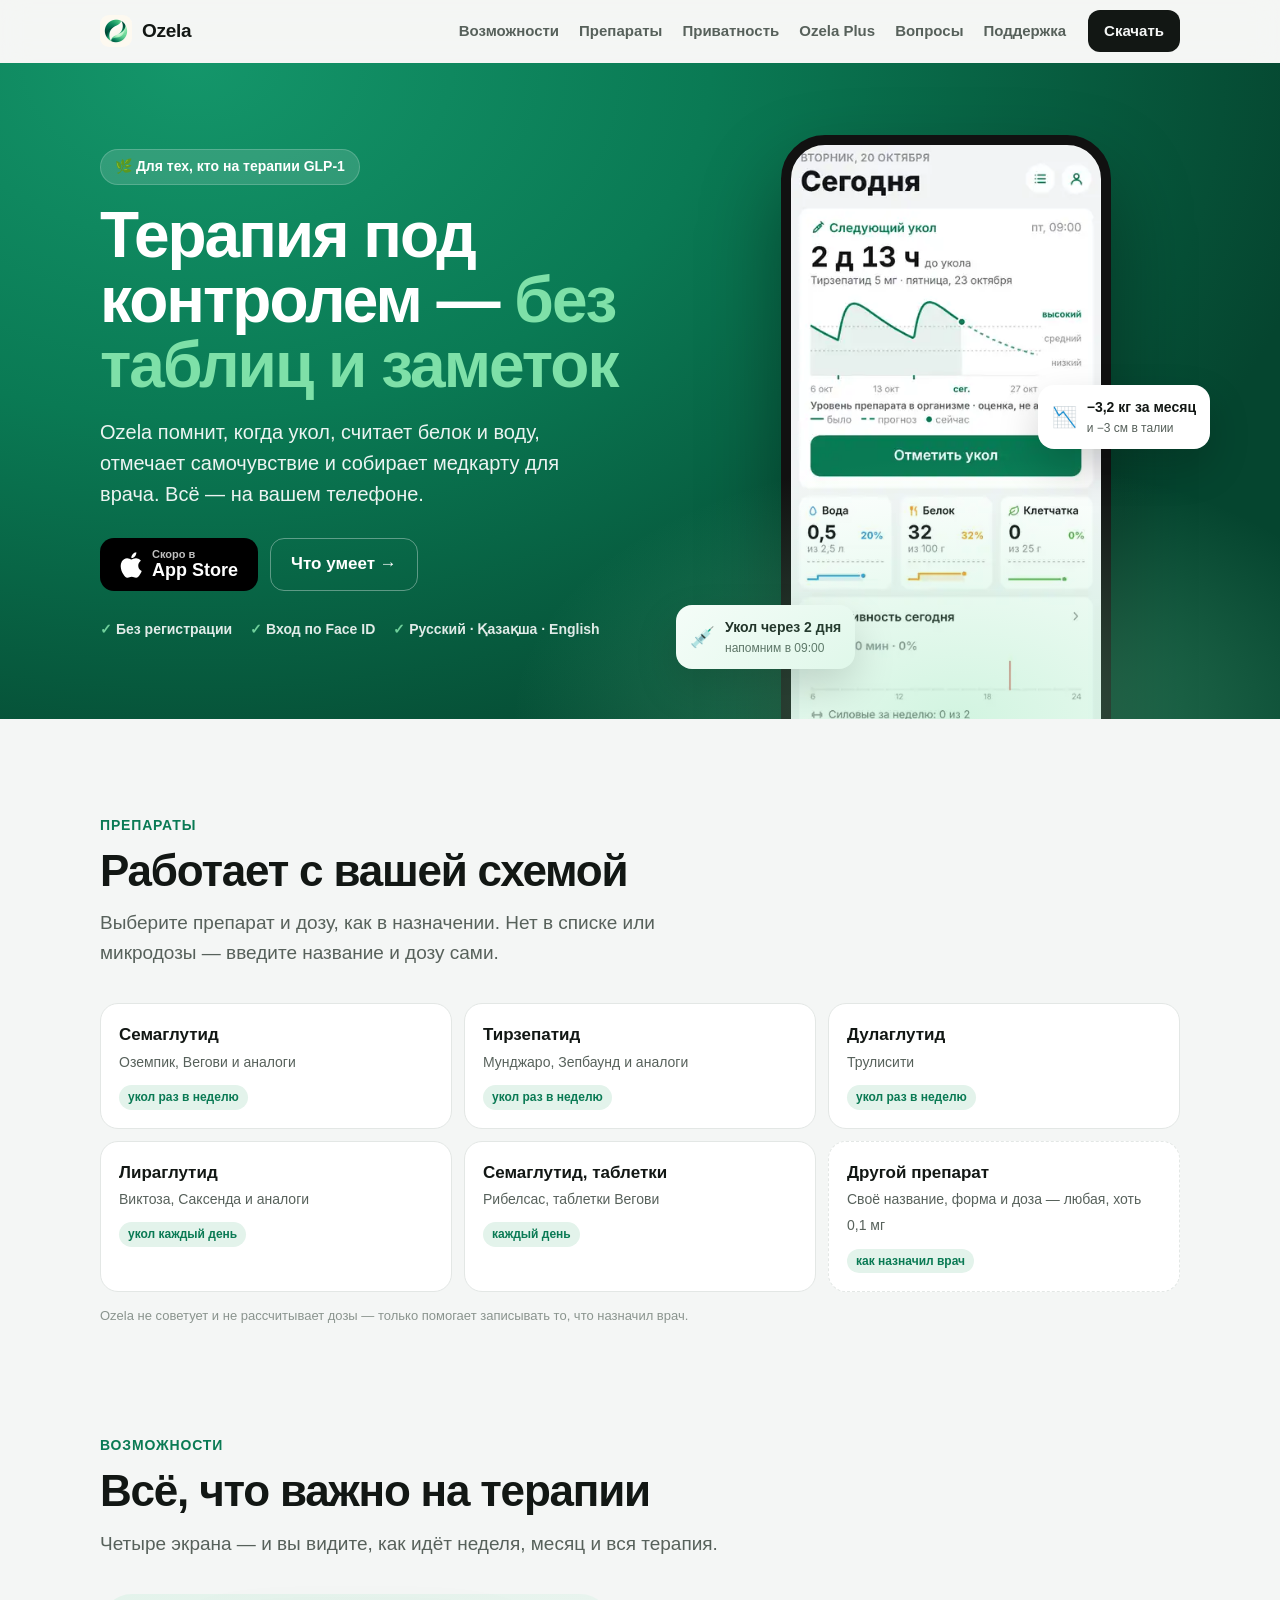
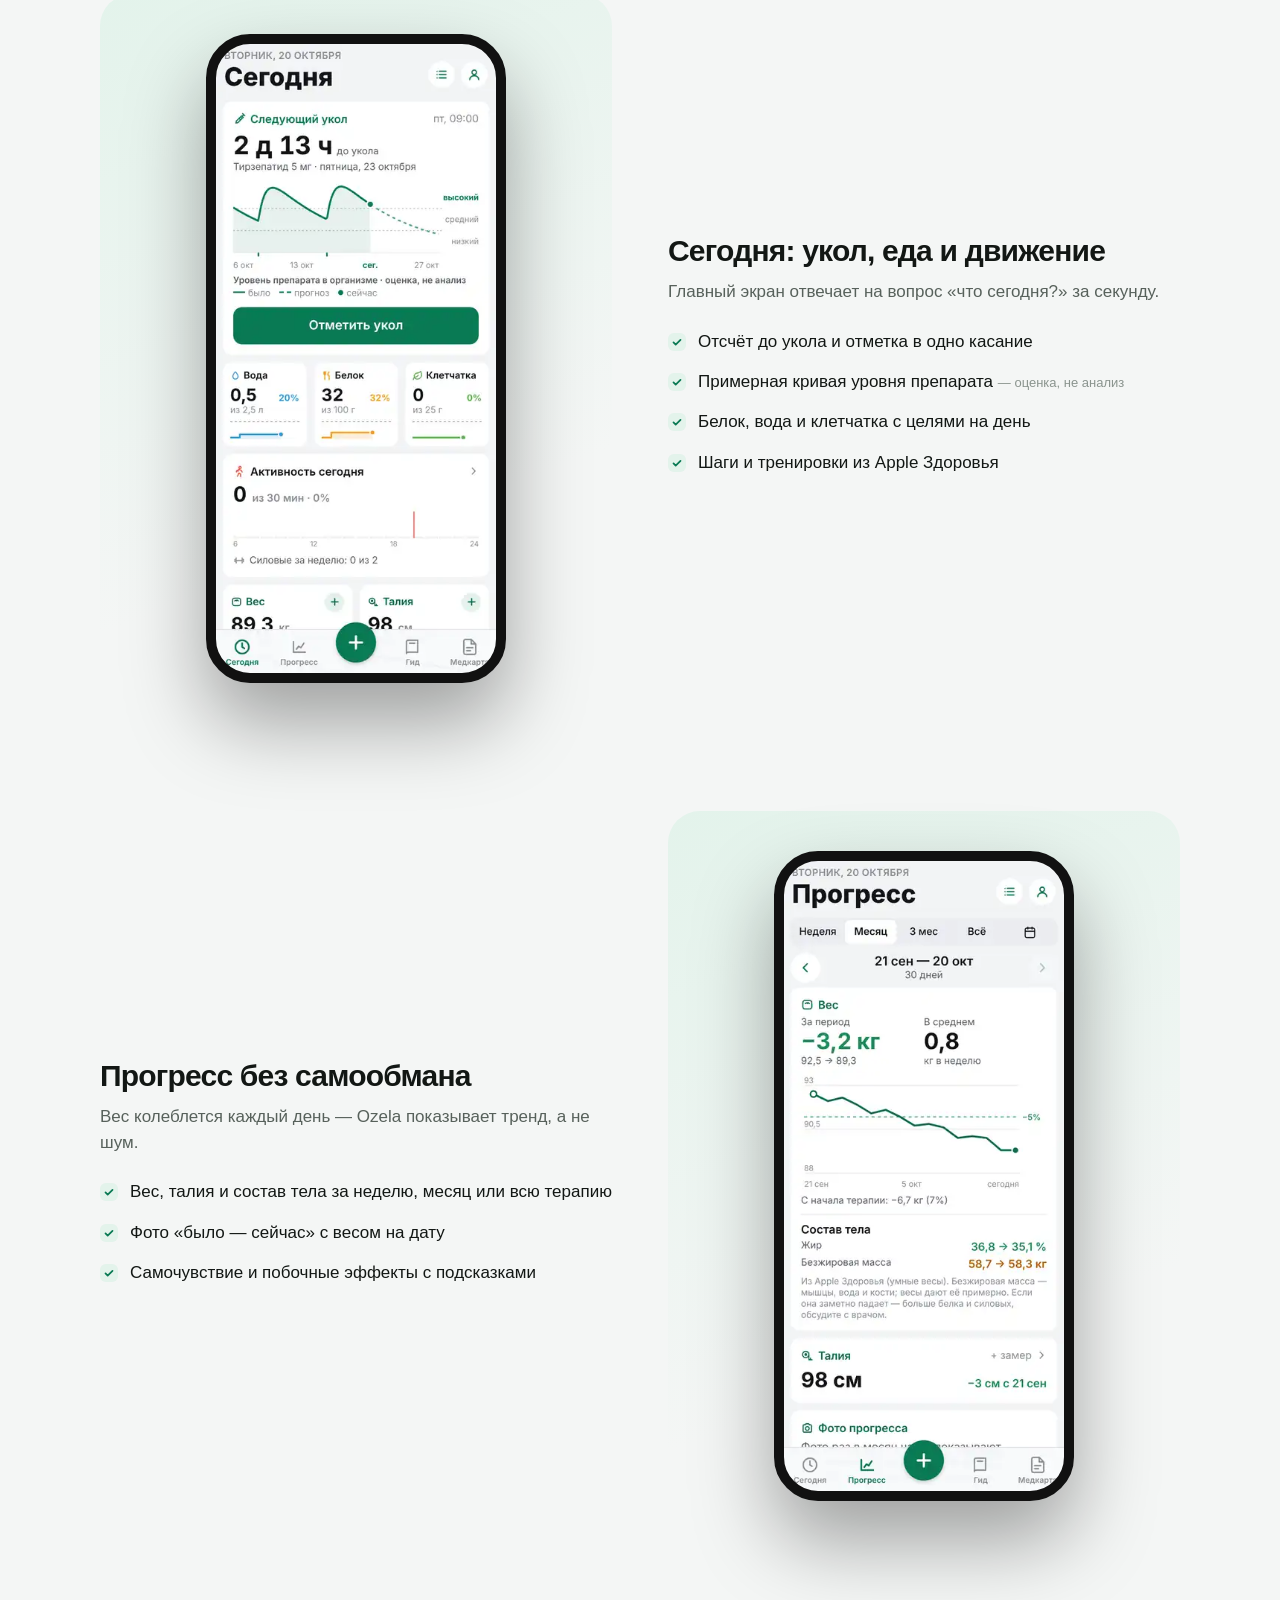
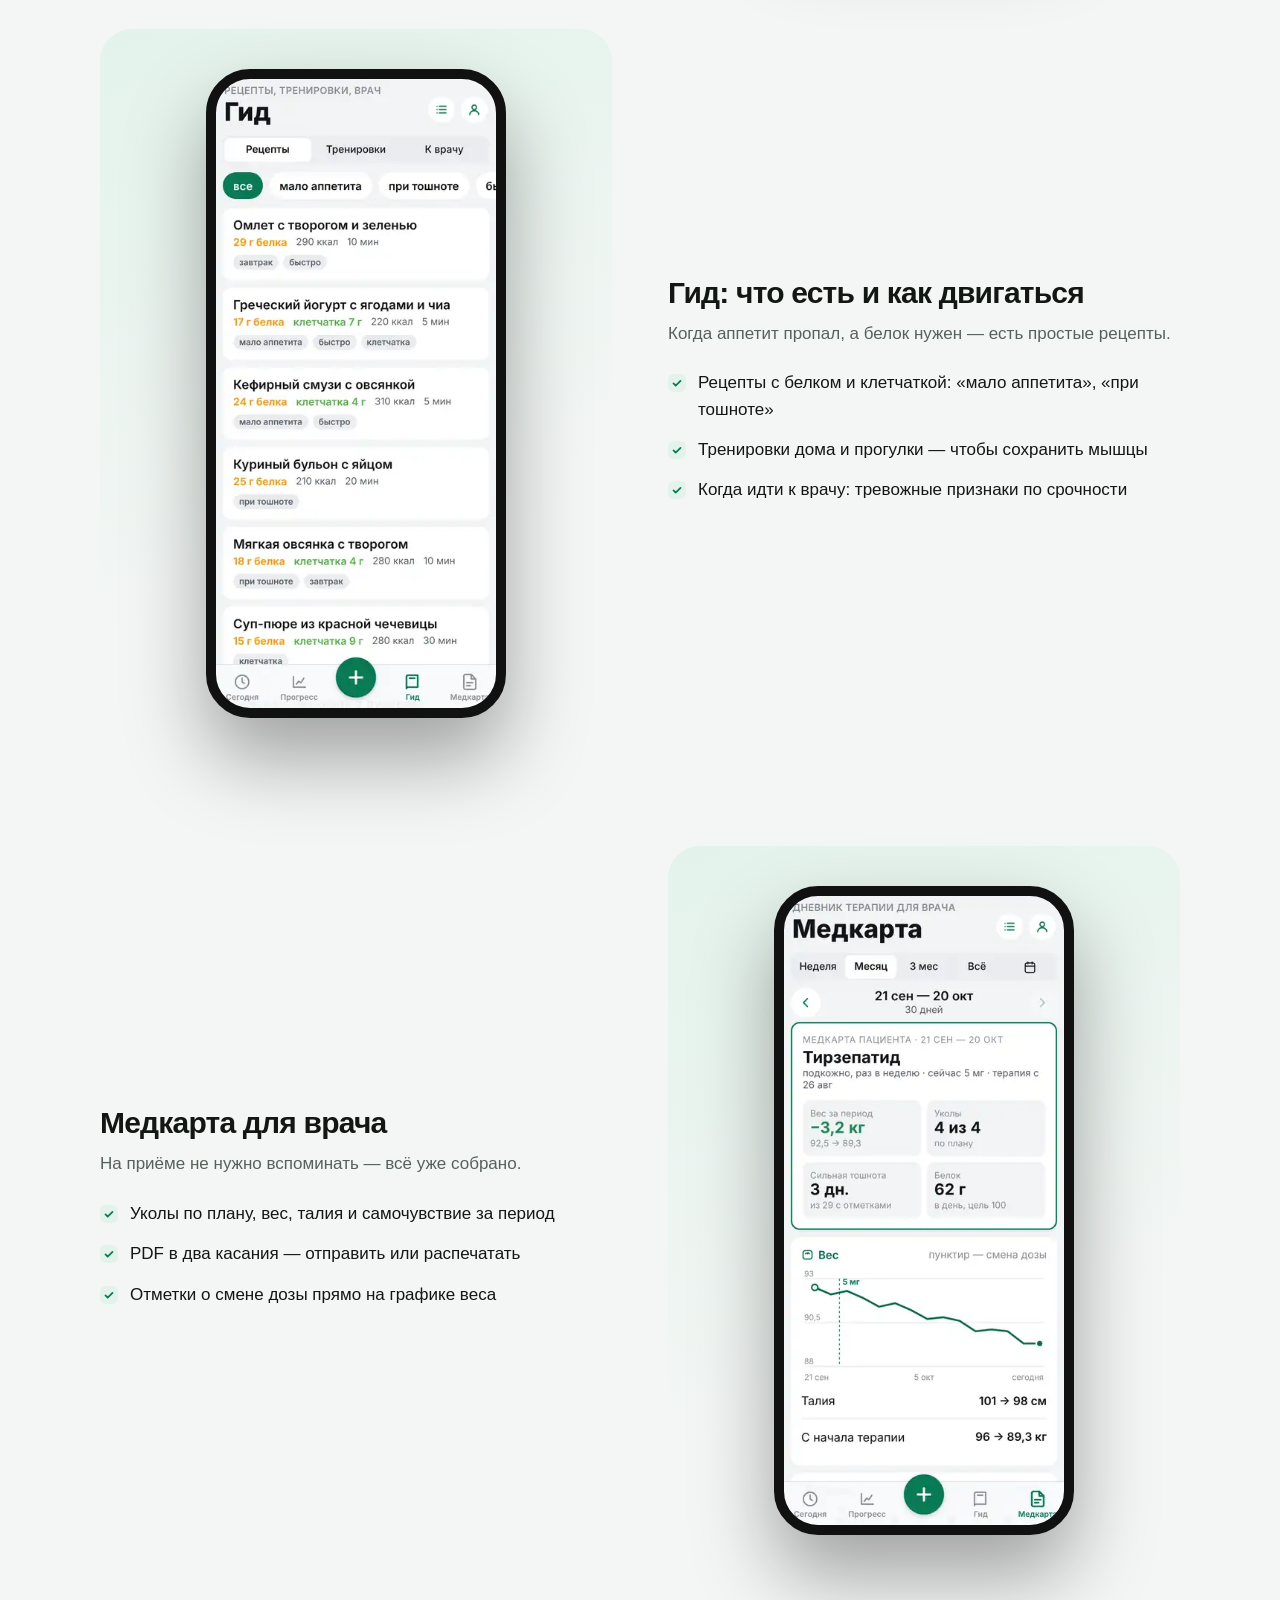
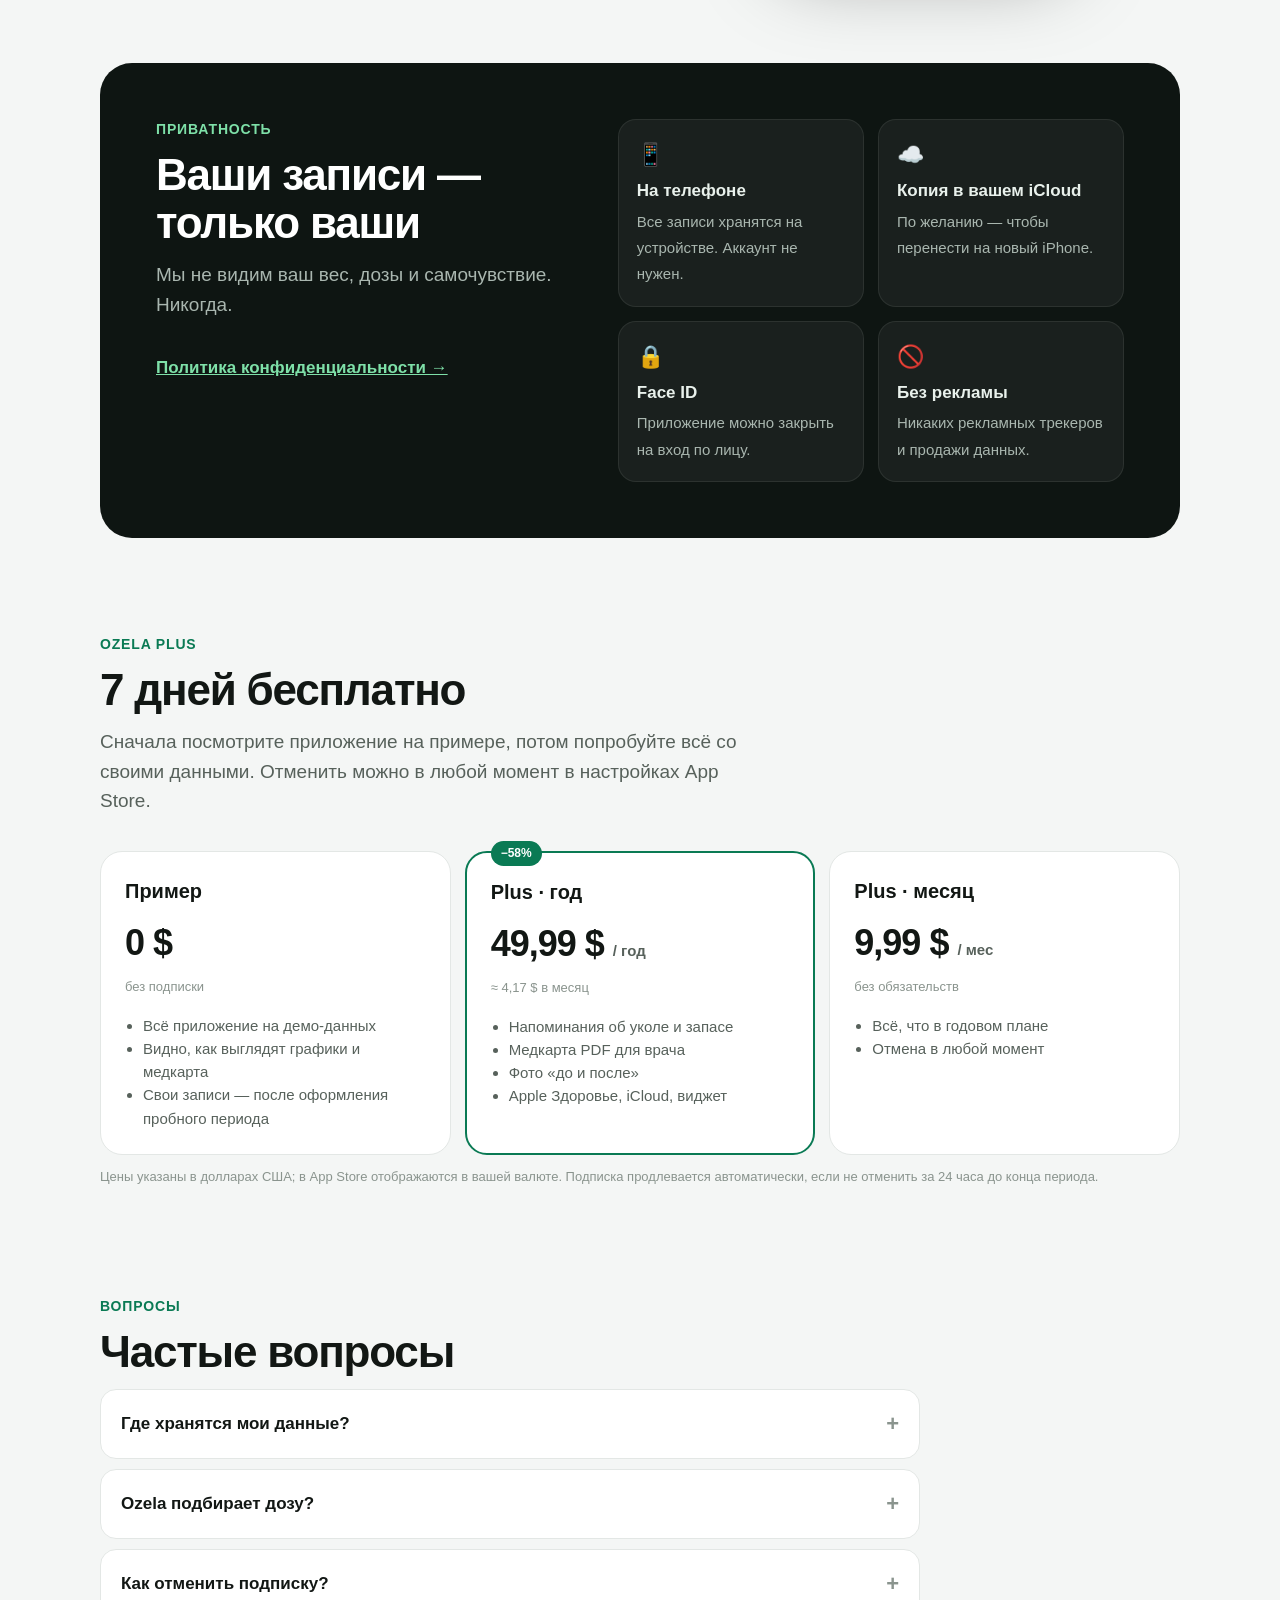
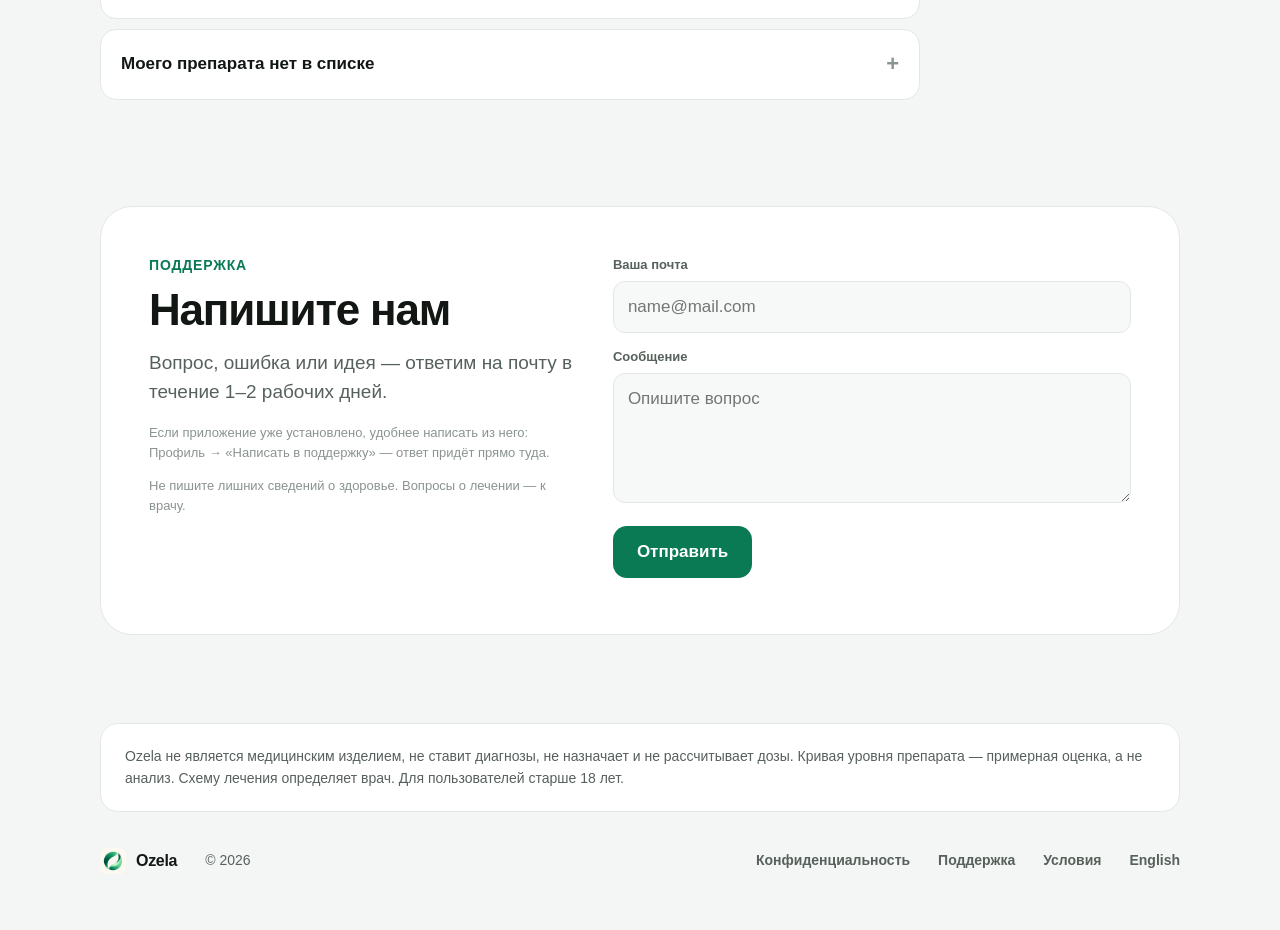
<file: index.html>
<!doctype html>
<html lang="ru">
<head>
<meta charset="utf-8">
<meta name="viewport" content="width=device-width,initial-scale=1">
<title>Ozela — дневник терапии GLP-1</title>
<meta name="description" content="Ozela — дневник терапии GLP-1: уколы и таблетки, белок, вода, самочувствие, вес и фото «до и после», медкарта PDF для врача. Данные только на вашем телефоне.">
<meta property="og:title" content="Ozela — дневник терапии GLP-1">
<meta property="og:description" content="Уколы, питание, самочувствие, вес и медкарта для врача — в одном приложении. Данные только на вашем телефоне.">
<meta property="og:image" content="https://ozela.org/logo.png">
<meta name="theme-color" content="#0A7A54">
<link rel="icon" href="/favicon.png">
<link rel="apple-touch-icon" href="/apple-touch-icon.png">
<link rel="stylesheet" href="/assets/shots.css">
<style>
:root{--g:#0A7A54;--g2:#14966A;--gd:#05452F;--mint:#7EE0A8;--gl:#E3F3EB;--ink:#121714;--soft:#57615B;--faint:#8A948E;--bg:#F4F6F5;--card:#fff;--line:#E3E7E5;--input:#F7F8F8;--acc:var(--g)}
@media (prefers-color-scheme:dark){:root{--ink:#ECF1EE;--soft:#A7B2AC;--faint:#76817B;--bg:#0B0F0D;--card:#151B18;--line:#25302B;--gl:#13261D;--input:#0F1412;--acc:#3CC48A;color-scheme:dark}}
*{box-sizing:border-box}
html{scroll-behavior:smooth}
body{margin:0;background:var(--bg);color:var(--ink);font:17px/1.55 -apple-system,BlinkMacSystemFont,"Segoe UI",Roboto,"Helvetica Neue",Arial,sans-serif;-webkit-font-smoothing:antialiased}
a{color:var(--acc)}
.w{max-width:1120px;margin:0 auto;padding:0 20px}
/* header */
header{position:sticky;top:0;z-index:10;background:color-mix(in srgb,var(--bg) 82%,transparent);backdrop-filter:saturate(1.6) blur(14px);-webkit-backdrop-filter:saturate(1.6) blur(14px);border-bottom:1px solid transparent;transition:border-color .2s}
header.s{border-bottom-color:var(--line)}
.hd{display:flex;align-items:center;gap:22px;height:62px}
.logo{display:flex;align-items:center;gap:10px;font-weight:800;font-size:19px;color:var(--ink);text-decoration:none;letter-spacing:-.3px}
.logo img{width:32px;height:32px;border-radius:9px}
.hd nav{display:flex;gap:20px;margin-left:auto}
.hd nav a{color:var(--soft);text-decoration:none;font-weight:600;font-size:15px}
.hd nav a:hover{color:var(--ink)}
.cta{display:inline-flex;align-items:center;gap:8px;background:var(--ink);color:var(--bg);border-radius:12px;padding:9px 16px;font-weight:700;font-size:15px;text-decoration:none;white-space:nowrap}
/* hero */
.hero{position:relative;overflow:hidden;background:radial-gradient(90% 120% at 15% 0%,var(--g2) 0%,var(--g) 45%,var(--gd) 100%);color:#fff}
.hero::after{content:"";position:absolute;inset:auto -10% -40% 40%;height:80%;background:radial-gradient(closest-side,rgba(126,224,168,.35),transparent);pointer-events:none}
.hg{display:grid;grid-template-columns:1.1fr .9fr;gap:40px;align-items:center;padding:72px 20px 0}
.eyebrow{display:inline-flex;gap:8px;align-items:center;background:rgba(255,255,255,.14);border:1px solid rgba(255,255,255,.18);border-radius:99px;padding:6px 14px;font-size:14px;font-weight:650}
.hero h1{font-size:clamp(40px,6vw,64px);line-height:1.02;letter-spacing:-2px;margin:18px 0 18px}
.hero h1 em{font-style:normal;color:var(--mint)}
.hero .lead{font-size:20px;opacity:.92;max-width:520px;margin:0 0 28px}
.btns{display:flex;gap:12px;flex-wrap:wrap}
.store{display:inline-flex;align-items:center;gap:10px;background:#000;color:#fff;border-radius:14px;padding:11px 20px;text-decoration:none;font-weight:700}
.store small{display:block;font-size:11px;font-weight:600;opacity:.75;line-height:1}
.store b{display:block;font-size:18px;line-height:1.15}
.ghostb{display:inline-flex;align-items:center;border:1px solid rgba(255,255,255,.35);color:#fff;border-radius:14px;padding:11px 20px;text-decoration:none;font-weight:700}
.trust{display:flex;gap:18px;flex-wrap:wrap;margin:28px 0 64px;font-size:14px;opacity:.88;font-weight:600}
.trust span::before{content:"✓ ";color:var(--mint)}
.phonewrap{position:relative;align-self:end;display:flex;justify-content:center}
.phone{width:300px;aspect-ratio:450/974;border-radius:44px;background-color:#111;background-size:cover;background-position:top;background-repeat:no-repeat;border:10px solid #111;box-shadow:0 40px 80px rgba(0,0,0,.35),0 0 0 1px rgba(255,255,255,.08) inset;position:relative}
.phone.big{width:330px;margin-bottom:-130px}
.float{position:absolute;background:var(--card);color:var(--ink);border-radius:16px;padding:12px 14px;box-shadow:0 18px 40px rgba(0,0,0,.18);font-size:14px;font-weight:650;display:flex;gap:10px;align-items:center}
.float i{font-style:normal;font-size:20px}
.float small{display:block;color:var(--soft);font-weight:500;font-size:12px}
.f1{left:-36px;top:470px}.f2{right:-30px;top:250px}
/* sections */
section.s{padding:96px 0 0}
.kicker{color:var(--acc);font-weight:750;font-size:14px;letter-spacing:.06em;text-transform:uppercase;margin:0 0 10px}
h2{font-size:clamp(30px,4vw,44px);line-height:1.08;letter-spacing:-1.2px;margin:0 0 14px}
.sub{color:var(--soft);font-size:19px;max-width:640px;margin:0 0 36px}
.drugs{display:grid;grid-template-columns:repeat(3,1fr);gap:12px}
.drug{background:var(--card);border:1px solid var(--line);border-radius:18px;padding:18px}
.drug b{display:block;font-size:17px}.drug span{color:var(--soft);font-size:14px}
.drug .t{display:inline-block;margin-top:10px;font-size:12px;font-weight:700;color:var(--acc);background:var(--gl);border-radius:99px;padding:3px 9px}
.drug.o{border-style:dashed}
/* feature rows */
.feat{display:grid;grid-template-columns:1fr 1fr;gap:56px;align-items:center;margin:0 0 88px}
.feat.r .ph{order:2}
.feat .ph{display:flex;justify-content:center;background:linear-gradient(160deg,var(--gl),transparent 70%);border-radius:32px;padding:40px 0}
.feat h3{font-size:30px;letter-spacing:-.8px;line-height:1.1;margin:0 0 12px}
.feat p{color:var(--soft);margin:0 0 16px}
.feat ul{list-style:none;padding:0;margin:0}
.feat li{padding:7px 0 7px 30px;position:relative}
.feat li::before{content:"";position:absolute;left:0;top:11px;width:18px;height:18px;border-radius:6px;background:var(--gl) url("data:image/svg+xml,%3Csvg xmlns='http://www.w3.org/2000/svg' viewBox='0 0 16 16'%3E%3Cpath d='M4 8.5l2.5 2.5L12 5.5' fill='none' stroke='%230A7A54' stroke-width='2' stroke-linecap='round' stroke-linejoin='round'/%3E%3C/svg%3E") center/14px no-repeat}
.note{font-size:13px;color:var(--faint)}
/* privacy */
.priv{background:#0E1512;color:#E9F1EC;border-radius:32px;padding:56px;display:grid;grid-template-columns:1fr 1.2fr;gap:40px}
.priv h2{color:#fff}.priv .sub{color:#A9B6AF}
.pg{display:grid;grid-template-columns:1fr 1fr;gap:14px}
.pi{background:rgba(255,255,255,.05);border:1px solid rgba(255,255,255,.08);border-radius:18px;padding:18px}
.pi b{display:block;margin:6px 0 4px}.pi span{color:#A9B6AF;font-size:15px}
.pi i{font-style:normal;font-size:22px}
/* pricing */
.plans{display:grid;grid-template-columns:repeat(3,1fr);gap:14px}
.plan{background:var(--card);border:1px solid var(--line);border-radius:22px;padding:24px;position:relative}
.plan.best{border:2px solid var(--acc)}
.plan .tag{position:absolute;top:-12px;left:24px;background:var(--acc);color:#fff;font-size:12px;font-weight:800;padding:3px 10px;border-radius:99px}
.plan h3{margin:0 0 4px;font-size:20px}
.plan .pr{font-size:36px;font-weight:800;letter-spacing:-1px;margin:8px 0 2px}
.plan .pr small{font-size:15px;color:var(--soft);font-weight:600;letter-spacing:0}
.plan ul{padding-left:18px;color:var(--soft);font-size:15px;margin:14px 0 0}
/* faq */
.faq{max-width:820px}
details{background:var(--card);border:1px solid var(--line);border-radius:16px;margin:0 0 10px;padding:0 20px}
summary{cursor:pointer;list-style:none;padding:17px 0;font-weight:700;display:flex;gap:12px;align-items:center}
summary::-webkit-details-marker{display:none}
summary::after{content:"+";margin-left:auto;font-size:22px;color:var(--faint);transition:transform .2s}
details[open] summary::after{transform:rotate(45deg)}
details p{margin:0 0 18px;color:var(--soft)}
/* contact */
.contact{display:grid;grid-template-columns:.9fr 1.1fr;gap:40px;background:var(--card);border:1px solid var(--line);border-radius:32px;padding:48px}
label.f{display:block;margin:0 0 14px}
label.f span{display:block;font-size:13px;font-weight:700;color:var(--soft);margin:0 0 6px}
input,textarea{width:100%;font:inherit;color:inherit;background:var(--input);border:1px solid var(--line);border-radius:12px;padding:12px 14px;outline:none}
input:focus,textarea:focus{border-color:var(--acc)}
textarea{min-height:130px;resize:vertical}
.send{border:0;background:var(--acc);color:#fff;font:inherit;font-weight:750;border-radius:14px;padding:13px 24px;cursor:pointer}
@media (prefers-color-scheme:dark){.send,.plan .tag{color:#04150D}}
.send:disabled{opacity:.5;cursor:default}
.ok{background:var(--gl);color:var(--acc);border-radius:14px;padding:14px 16px;font-weight:650}
.err{color:#C4372B;font-size:14px;margin:8px 0 0}
.hp{position:absolute;left:-9999px}
.disc{margin:88px auto 0;padding:22px 24px;border-radius:18px;background:var(--card);border:1px solid var(--line);color:var(--soft);font-size:14px}
footer{padding:36px 0 56px;color:var(--soft);font-size:14px}
.fg{display:flex;flex-wrap:wrap;gap:12px 28px;align-items:center}
footer a{color:var(--soft);text-decoration:none;font-weight:600}footer a:hover{color:var(--ink)}
.reveal{opacity:0;transform:translateY(18px);transition:opacity .6s ease,transform .6s ease}
.reveal.in{opacity:1;transform:none}
@media (prefers-reduced-motion:reduce){.reveal{opacity:1;transform:none;transition:none}html{scroll-behavior:auto}}
@media (max-width:900px){
 .hd nav{display:none}
 .hg{grid-template-columns:1fr;padding-top:44px;text-align:left}
 .phone.big{width:270px;margin-bottom:-110px}
 .f1{left:0;top:420px}.f2{right:0;top:200px}
 .drugs{grid-template-columns:1fr 1fr}
 .feat,.priv,.contact{grid-template-columns:1fr;gap:28px}
 .feat.r .ph{order:0}
 .priv,.contact{padding:28px 20px;border-radius:24px}
 .pg{grid-template-columns:1fr}
 .plans{grid-template-columns:1fr}
 section.s{padding-top:72px}
 .phone{width:250px}
}
</style>
</head>
<body>
<header id="hdr"><div class="w hd">
  <a class="logo" href="/"><img src="/logo.png" alt="">Ozela</a>
  <nav><a href="#features">Возможности</a><a href="#drugs">Препараты</a><a href="#privacy">Приватность</a><a href="#plus">Ozela Plus</a><a href="#faq">Вопросы</a><a href="/support/">Поддержка</a></nav>
  <a class="cta" href="#get">Скачать</a>
</div></header>

<section class="hero"><div class="w hg">
  <div>
    <span class="eyebrow">🌿 Для тех, кто на терапии GLP-1</span>
    <h1>Терапия под контролем — <em>без таблиц и заметок</em></h1>
    <p class="lead">Ozela помнит, когда укол, считает белок и воду, отмечает самочувствие и собирает медкарту для врача. Всё — на вашем телефоне.</p>
    <div class="btns" id="get">
      <a class="store" href="#plus" aria-label="Скоро в App Store"><svg width="22" height="26" viewBox="0 0 17 20" fill="#fff" aria-hidden="true"><path d="M14.1 10.6c0-2.5 2-3.7 2.1-3.8-1.2-1.7-3-1.9-3.6-2-1.5-.2-3 .9-3.8.9-.8 0-2-.9-3.3-.9-1.7 0-3.2 1-4.1 2.5-1.8 3.1-.5 7.6 1.3 10.1.8 1.2 1.8 2.6 3.1 2.5 1.3-.1 1.7-.8 3.3-.8 1.5 0 1.9.8 3.3.8 1.4 0 2.2-1.2 3-2.5 1-1.4 1.3-2.7 1.4-2.8-.1 0-2.7-1-2.7-4zM11.6 3.2c.7-.8 1.1-1.9 1-3-1 0-2.1.7-2.8 1.5-.6.7-1.2 1.8-1 2.9 1.1.1 2.1-.6 2.8-1.4z"/></svg><span><small>Скоро в</small><b>App Store</b></span></a>
      <a class="ghostb" href="#features">Что умеет →</a>
    </div>
    <div class="trust"><span>Без регистрации</span><span>Вход по Face ID</span><span>Русский · Қазақша · English</span></div>
  </div>
  <div class="phonewrap">
    <div class="phone big shot-today" role="img" aria-label="Экран «Сегодня»: отсчёт до укола и кривая уровня препарата"></div>
    <div class="float f1"><i>💉</i><div>Укол через 2 дня<small>напомним в 09:00</small></div></div>
    <div class="float f2"><i>📉</i><div>−3,2 кг за месяц<small>и −3 см в талии</small></div></div>
  </div>
</div></section>

<div class="w">
<section class="s reveal" id="drugs">
  <p class="kicker">Препараты</p>
  <h2>Работает с вашей схемой</h2>
  <p class="sub">Выберите препарат и дозу, как в назначении. Нет в списке или микродозы — введите название и дозу сами.</p>
  <div class="drugs">
    <div class="drug"><b>Семаглутид</b><span>Оземпик, Вегови и аналоги</span><br><span class="t">укол раз в неделю</span></div>
    <div class="drug"><b>Тирзепатид</b><span>Мунджаро, Зепбаунд и аналоги</span><br><span class="t">укол раз в неделю</span></div>
    <div class="drug"><b>Дулаглутид</b><span>Трулисити</span><br><span class="t">укол раз в неделю</span></div>
    <div class="drug"><b>Лираглутид</b><span>Виктоза, Саксенда и аналоги</span><br><span class="t">укол каждый день</span></div>
    <div class="drug"><b>Семаглутид, таблетки</b><span>Рибелсас, таблетки Вегови</span><br><span class="t">каждый день</span></div>
    <div class="drug o"><b>Другой препарат</b><span>Своё название, форма и доза — любая, хоть 0,1 мг</span><br><span class="t">как назначил врач</span></div>
  </div>
  <p class="note" style="margin-top:14px">Ozela не советует и не рассчитывает дозы — только помогает записывать то, что назначил врач.</p>
</section>

<section class="s" id="features">
  <div class="reveal"><p class="kicker">Возможности</p><h2>Всё, что важно на терапии</h2><p class="sub">Четыре экрана — и вы видите, как идёт неделя, месяц и вся терапия.</p></div>
  <div class="feat reveal">
    <div class="ph"><div class="phone shot-today" role="img" aria-label="Экран «Сегодня»"></div></div>
    <div><h3>Сегодня: укол, еда и движение</h3><p>Главный экран отвечает на вопрос «что сегодня?» за секунду.</p>
      <ul><li>Отсчёт до укола и отметка в одно касание</li><li>Примерная кривая уровня препарата <span class="note">— оценка, не анализ</span></li><li>Белок, вода и клетчатка с целями на день</li><li>Шаги и тренировки из Apple Здоровья</li></ul></div>
  </div>
  <div class="feat r reveal">
    <div class="ph"><div class="phone shot-progress" role="img" aria-label="Экран «Прогресс»"></div></div>
    <div><h3>Прогресс без самообмана</h3><p>Вес колеблется каждый день — Ozela показывает тренд, а не шум.</p>
      <ul><li>Вес, талия и состав тела за неделю, месяц или всю терапию</li><li>Фото «было — сейчас» с весом на дату</li><li>Самочувствие и побочные эффекты с подсказками</li></ul></div>
  </div>
  <div class="feat reveal">
    <div class="ph"><div class="phone shot-guide" role="img" aria-label="Экран «Гид»"></div></div>
    <div><h3>Гид: что есть и как двигаться</h3><p>Когда аппетит пропал, а белок нужен — есть простые рецепты.</p>
      <ul><li>Рецепты с белком и клетчаткой: «мало аппетита», «при тошноте»</li><li>Тренировки дома и прогулки — чтобы сохранить мышцы</li><li>Когда идти к врачу: тревожные признаки по срочности</li></ul></div>
  </div>
  <div class="feat r reveal">
    <div class="ph"><div class="phone shot-card" role="img" aria-label="Экран «Медкарта»"></div></div>
    <div><h3>Медкарта для врача</h3><p>На приёме не нужно вспоминать — всё уже собрано.</p>
      <ul><li>Уколы по плану, вес, талия и самочувствие за период</li><li>PDF в два касания — отправить или распечатать</li><li>Отметки о смене дозы прямо на графике веса</li></ul></div>
  </div>
</section>

<section class="s reveal" id="privacy" style="padding-top:0">
  <div class="priv">
    <div><p class="kicker" style="color:var(--mint)">Приватность</p><h2>Ваши записи — только ваши</h2><p class="sub">Мы не видим ваш вес, дозы и самочувствие. Никогда.</p><a href="/privacy/" style="color:var(--mint);font-weight:700">Политика конфиденциальности →</a></div>
    <div class="pg">
      <div class="pi"><i>📱</i><b>На телефоне</b><span>Все записи хранятся на устройстве. Аккаунт не нужен.</span></div>
      <div class="pi"><i>☁️</i><b>Копия в вашем iCloud</b><span>По желанию — чтобы перенести на новый iPhone.</span></div>
      <div class="pi"><i>🔒</i><b>Face ID</b><span>Приложение можно закрыть на вход по лицу.</span></div>
      <div class="pi"><i>🚫</i><b>Без рекламы</b><span>Никаких рекламных трекеров и продажи данных.</span></div>
    </div>
  </div>
</section>

<section class="s reveal" id="plus">
  <p class="kicker">Ozela Plus</p>
  <h2>7 дней бесплатно</h2>
  <p class="sub">Сначала посмотрите приложение на примере, потом попробуйте всё со своими данными. Отменить можно в любой момент в настройках App Store.</p>
  <div class="plans">
    <div class="plan"><h3>Пример</h3><div class="pr">0 $</div><span class="note">без подписки</span><ul><li>Всё приложение на демо-данных</li><li>Видно, как выглядят графики и медкарта</li><li>Свои записи — после оформления пробного периода</li></ul></div>
    <div class="plan best"><span class="tag">−58%</span><h3>Plus · год</h3><div class="pr">49,99 $ <small>/ год</small></div><span class="note">≈ 4,17 $ в месяц</span><ul><li>Напоминания об уколе и запасе</li><li>Медкарта PDF для врача</li><li>Фото «до и после»</li><li>Apple Здоровье, iCloud, виджет</li></ul></div>
    <div class="plan"><h3>Plus · месяц</h3><div class="pr">9,99 $ <small>/ мес</small></div><span class="note">без обязательств</span><ul><li>Всё, что в годовом плане</li><li>Отмена в любой момент</li></ul></div>
  </div>
  <p class="note" style="margin-top:12px">Цены указаны в долларах США; в App Store отображаются в вашей валюте. Подписка продлевается автоматически, если не отменить за 24 часа до конца периода.</p>
</section>

<section class="s faq reveal" id="faq">
  <p class="kicker">Вопросы</p>
  <h2>Частые вопросы</h2>
  <div id="faqlist">
    <details><summary>Где хранятся мои данные?</summary><p>Только на вашем телефоне. По желанию — копия в вашем iCloud. На наш сервер записи о терапии не отправляются.</p></details>
    <details><summary>Ozela подбирает дозу?</summary><p>Нет. Дозу и схему назначает врач, приложение только помогает отмечать уколы и самочувствие.</p></details>
    <details><summary>Как отменить подписку?</summary><p>Настройки iPhone → ваше имя → Подписки → Ozela Plus.</p></details>
    <details><summary>Моего препарата нет в списке</summary><p>Выберите «Другой препарат»: введите название, форму (укол или таблетки), частоту и дозу — любую, как в назначении.</p></details>
  </div>
</section>

<section class="s reveal" id="contact">
  <div class="contact">
    <div><p class="kicker">Поддержка</p><h2>Напишите нам</h2><p class="sub" style="margin-bottom:16px">Вопрос, ошибка или идея — ответим на почту в течение 1–2 рабочих дней.</p>
      <p class="note">Если приложение уже установлено, удобнее написать из него: Профиль → «Написать в поддержку» — ответ придёт прямо туда.</p>
      <p class="note">Не пишите лишних сведений о здоровье. Вопросы о лечении — к врачу.</p></div>
    <form id="cf" novalidate>
      <label class="f"><span>Ваша почта</span><input id="cmail" type="email" autocomplete="email" required placeholder="name@mail.com"></label>
      <label class="f"><span>Сообщение</span><textarea id="cmsg" required maxlength="4000" placeholder="Опишите вопрос"></textarea></label>
      <input class="hp" id="cweb" tabindex="-1" autocomplete="off" aria-hidden="true">
      <button class="send" id="csend" type="submit">Отправить</button>
      <p class="err" id="cerr" role="alert"></p>
    </form>
  </div>
</section>

<p class="disc">Ozela не является медицинским изделием, не ставит диагнозы, не назначает и не рассчитывает дозы. Кривая уровня препарата — примерная оценка, а не анализ. Схему лечения определяет врач. Для пользователей старше 18 лет.</p>
</div>

<footer><div class="w fg">
  <a class="logo" href="/" style="font-size:16px"><img src="/logo.png" alt="" style="width:26px;height:26px;border-radius:7px">Ozela</a>
  <span>© 2026</span><span style="flex:1"></span>
  <a href="/privacy/">Конфиденциальность</a><a href="/support/">Поддержка</a><a href="https://www.apple.com/legal/internet-services/itunes/dev/stdeula/">Условия</a><a href="/privacy/#en">English</a>
</div></footer>

<script>
const API='https://dgojfjcsfxnsfkqocoba.supabase.co/functions/v1/';
const hdr=document.getElementById('hdr');addEventListener('scroll',()=>hdr.classList.toggle('s',scrollY>8),{passive:true});
const io='IntersectionObserver' in window?new IntersectionObserver(es=>es.forEach(e=>{if(e.isIntersecting){e.target.classList.add('in');io.unobserve(e.target)}}),{rootMargin:'0px 0px -8% 0px'}):null;
document.querySelectorAll('.reveal').forEach(e=>io?io.observe(e):e.classList.add('in'));
// FAQ из админки
fetch(API+'content').then(r=>r.ok?r.json():null).then(j=>{const f=j&&j.sections&&j.sections.faq&&j.sections.faq.ru;if(!Array.isArray(f)||!f.length)return;
  const box=document.getElementById('faqlist');box.replaceChildren();
  for(const [q,a] of f){if(!q)continue;const d=document.createElement('details'),s=document.createElement('summary'),p=document.createElement('p');s.textContent=q;p.textContent=a||'';d.append(s,p);box.append(d)}}).catch(()=>{});
// форма связи
function devId(){let id=null;try{id=localStorage.getItem('ozela-web-id')}catch{}if(!id){id=(crypto.randomUUID?crypto.randomUUID():'10000000-1000-4000-8000-100000000000'.replace(/[018]/g,c=>(c^crypto.getRandomValues(new Uint8Array(1))[0]&15>>c/4).toString(16)));try{localStorage.setItem('ozela-web-id',id)}catch{}}return id}
document.getElementById('cf').addEventListener('submit',async e=>{
  e.preventDefault();const err=document.getElementById('cerr'),btn=document.getElementById('csend');err.textContent='';
  if(document.getElementById('cweb').value)return;
  const contact=document.getElementById('cmail').value.trim(),body=document.getElementById('cmsg').value.trim();
  if(!/^\S+@\S+\.\S+$/.test(contact)){err.textContent='Укажите почту — ответ придёт на неё';return}
  if(body.length<5){err.textContent='Напишите сообщение';return}
  btn.disabled=true;btn.textContent='Отправляем…';
  try{const r=await fetch(API+'support',{method:'POST',headers:{'Content-Type':'application/json'},body:JSON.stringify({action:'send',source:'web',device_id:devId(),contact,body,app_version:'сайт',lang:'ru'})});
    const j=await r.json().catch(()=>({}));
    if(!r.ok)throw new Error(j.error||r.status);
    const ok=document.createElement('div');ok.className='ok';ok.textContent='Спасибо! Сообщение отправлено — ответим на '+contact+'.';e.target.replaceWith(ok);
  }catch(x){btn.disabled=false;btn.textContent='Отправить';err.textContent=String(x.message)==='limit'?'Слишком много сообщений. Попробуйте завтра.':'Не отправилось. Проверьте интернет или напишите на aityshevbahtiyar@gmail.com'}
});
</script>
</body>
</html>
</file>
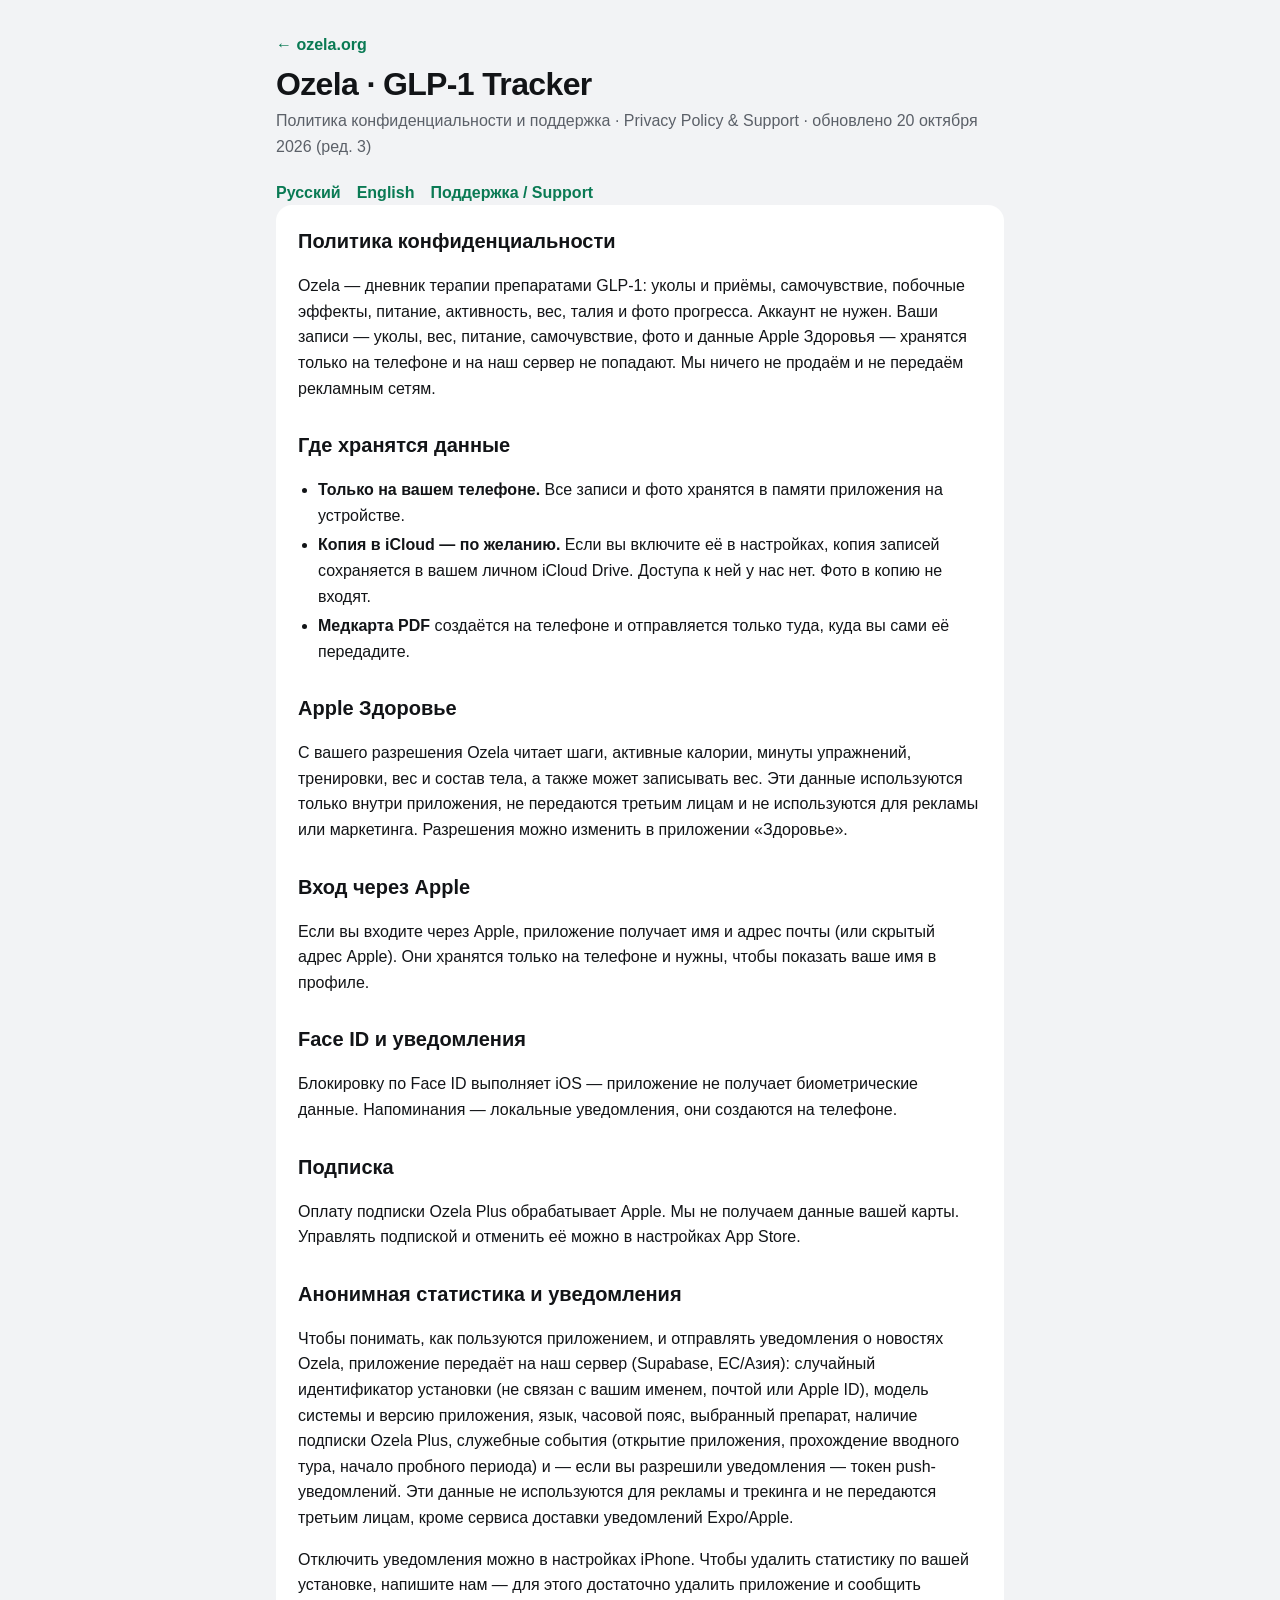
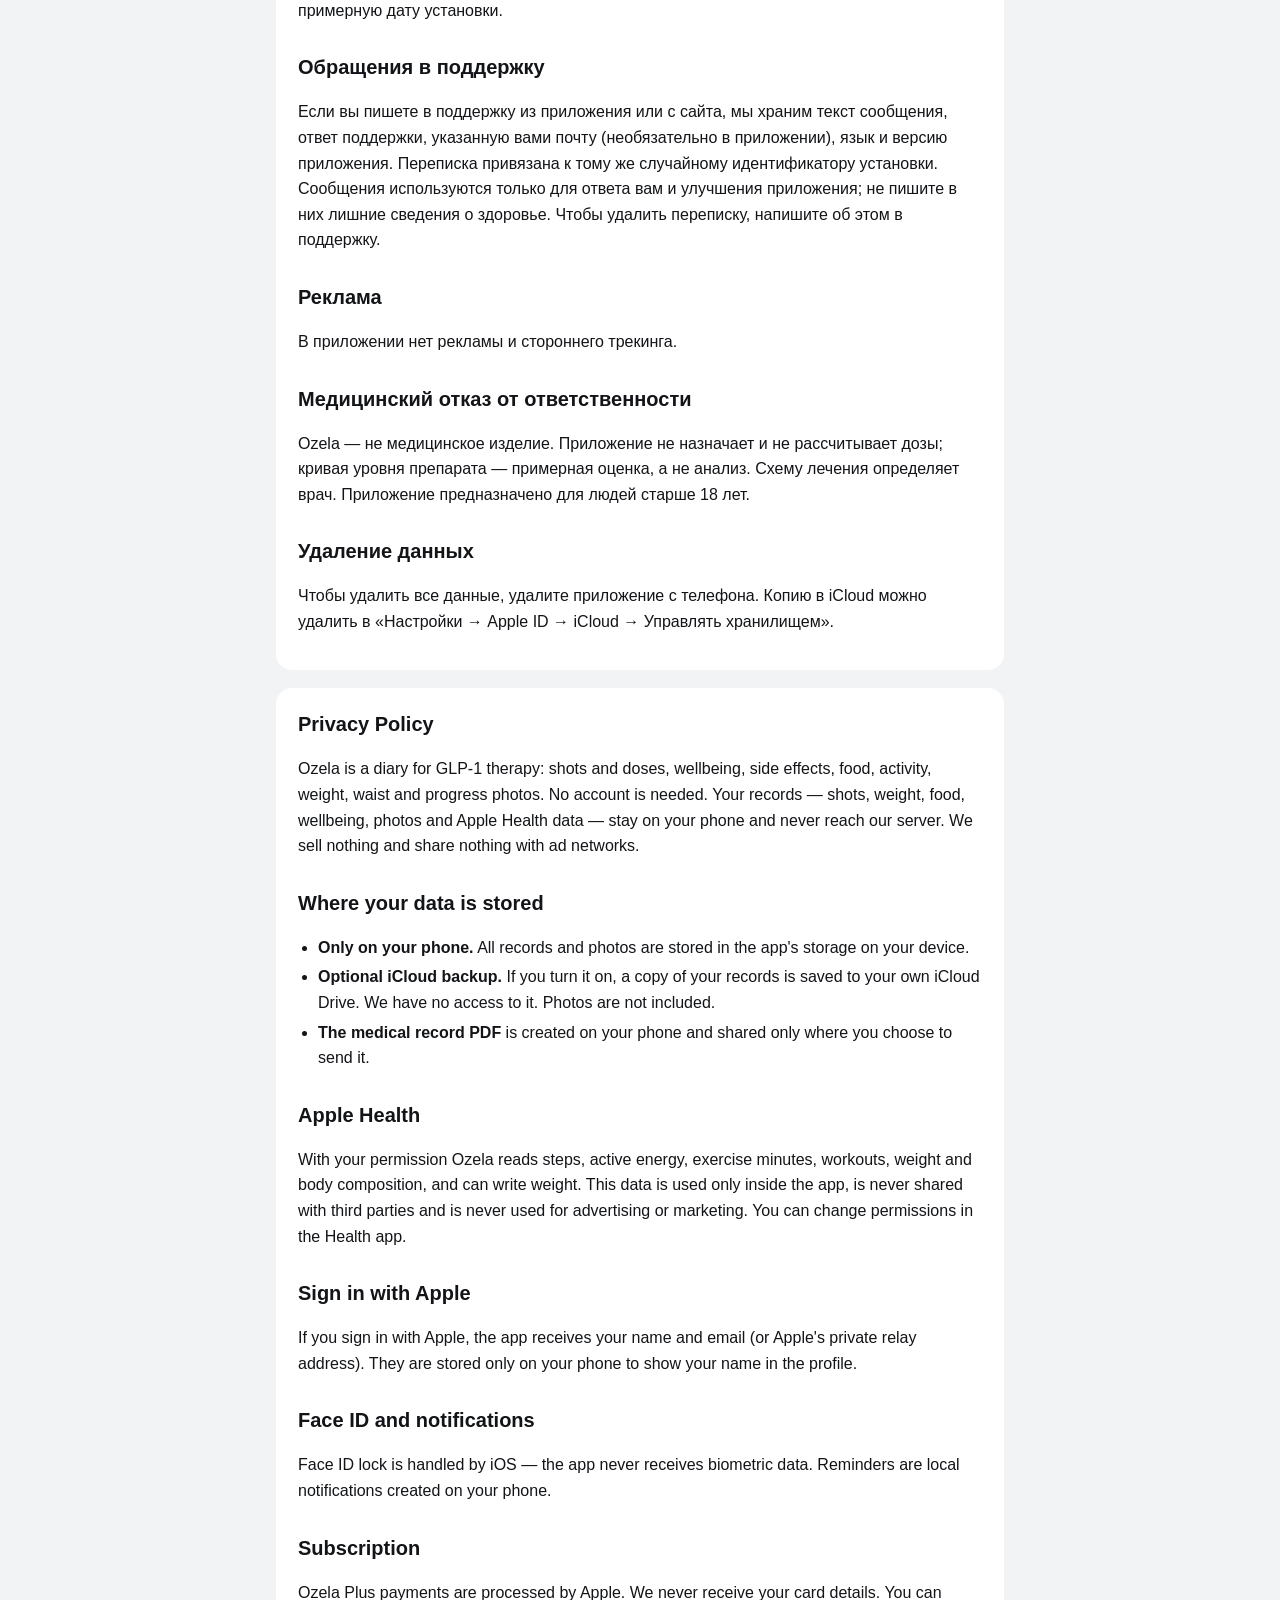
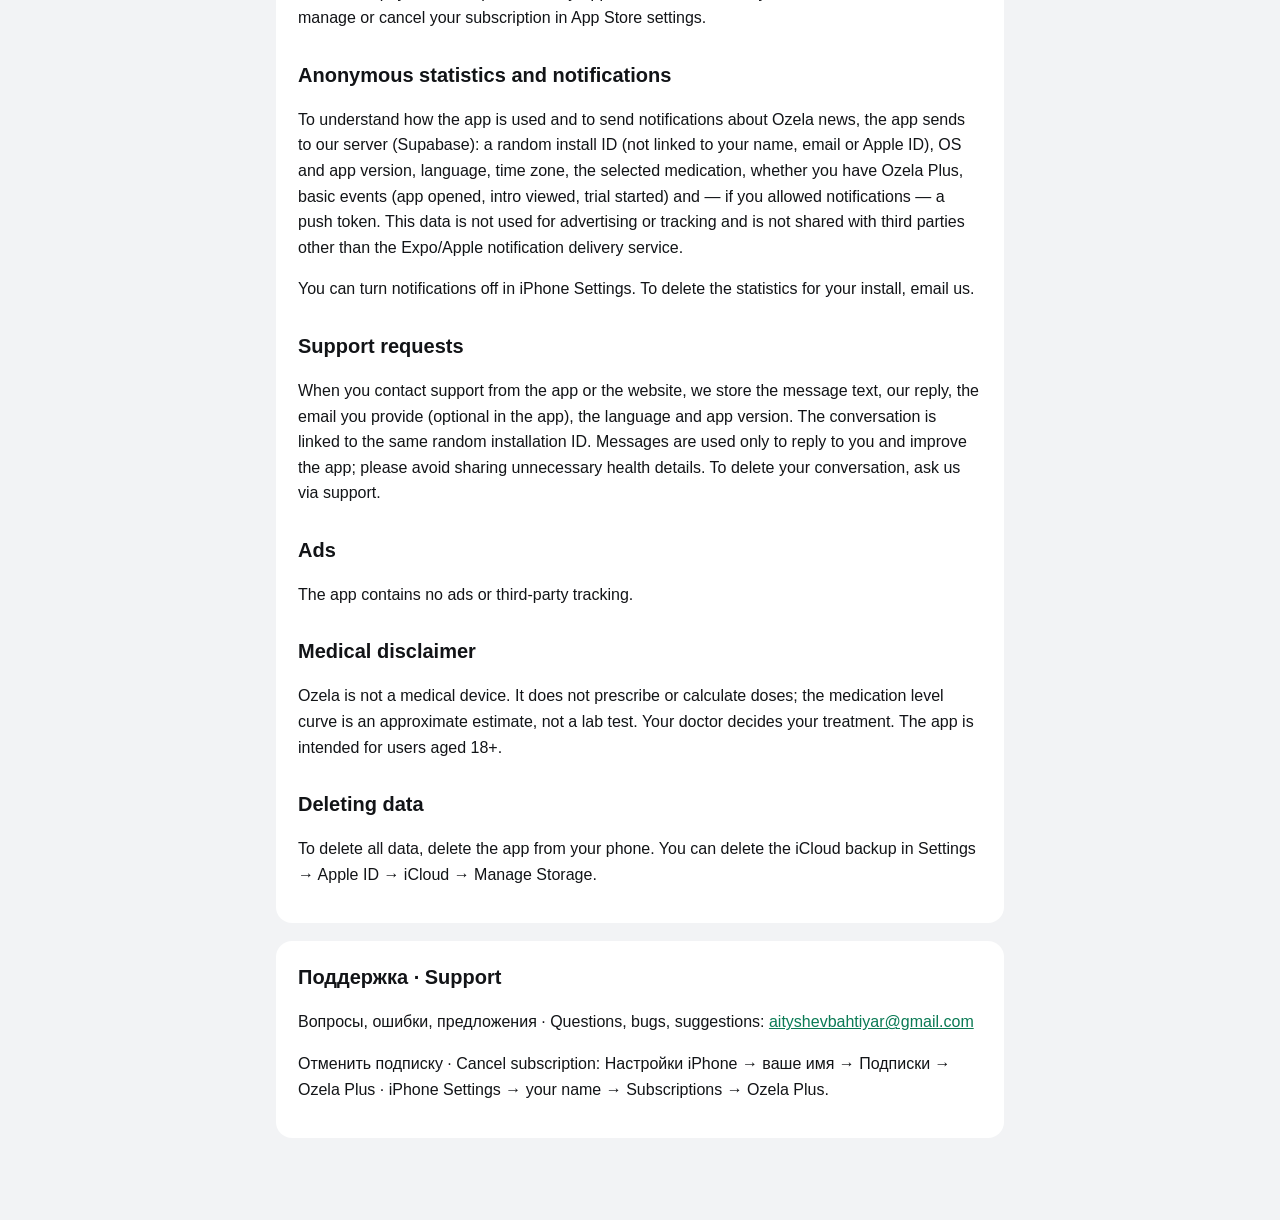
<file: privacy/index.html>
<!doctype html><html lang="ru"><head><meta charset="utf-8"><meta name="viewport" content="width=device-width,initial-scale=1"><link rel="icon" href="/favicon.png"><title>Ozela — Политика конфиденциальности / Privacy Policy</title><meta name="description" content="Политика конфиденциальности Ozela · GLP-1 Tracker"><style>
:root{--bg:#F2F3F5;--fg:#121417;--soft:#5B6068;--card:#FFFFFF;--line:#E2E5E8;--acc:#0A7A54}
@media (prefers-color-scheme:dark){:root:not([data-theme="light"]){--bg:#000;--fg:#F2F3F5;--soft:#AEAEB2;--card:#1C1C1E;--line:#38383A;--acc:#30C27A;color-scheme:dark}}
:root[data-theme="dark"]{--bg:#000;--fg:#F2F3F5;--soft:#AEAEB2;--card:#1C1C1E;--line:#38383A;--acc:#30C27A;color-scheme:dark}
*{box-sizing:border-box}body{margin:0;background:var(--bg);color:var(--fg);font:16px/1.6 -apple-system,BlinkMacSystemFont,"Segoe UI",Roboto,"Helvetica Neue",Arial,sans-serif}
.wrap{max-width:760px;margin:0 auto;padding:32px 16px 64px}
h1{font-size:32px;line-height:1.15;letter-spacing:-.02em;margin:0 0 6px}h2{font-size:20px;margin:28px 0 6px}
.meta{color:var(--soft);margin:0 0 20px}.card{background:var(--card);border-radius:16px;padding:20px 22px;margin:0 0 18px}
nav a{color:var(--acc);font-weight:600;margin-right:16px;text-decoration:none}a{color:var(--acc)}ul{padding-left:20px}li{margin:4px 0}
</style></head><body>
<div class="wrap">
<p style="margin:0 0 8px"><a href="/" style="text-decoration:none;font-weight:600">← ozela.org</a></p><h1>Ozela · GLP-1 Tracker</h1>
<p class="meta">Политика конфиденциальности и поддержка · Privacy Policy &amp; Support · обновлено 20 октября 2026 (ред. 3)</p>
<nav><a href="#ru">Русский</a><a href="#en">English</a><a href="#support">Поддержка / Support</a></nav>

<div class="card" id="ru">
<h2 style="margin-top:0">Политика конфиденциальности</h2>
<p>Ozela — дневник терапии препаратами GLP-1: уколы и приёмы, самочувствие, побочные эффекты, питание, активность, вес, талия и фото прогресса. Аккаунт не нужен. Ваши записи — уколы, вес, питание, самочувствие, фото и данные Apple Здоровья — хранятся только на телефоне и на наш сервер не попадают. Мы ничего не продаём и не передаём рекламным сетям.</p>
<h2>Где хранятся данные</h2>
<ul>
<li><b>Только на вашем телефоне.</b> Все записи и фото хранятся в памяти приложения на устройстве.</li>
<li><b>Копия в iCloud — по желанию.</b> Если вы включите её в настройках, копия записей сохраняется в вашем личном iCloud Drive. Доступа к ней у нас нет. Фото в копию не входят.</li>
<li><b>Медкарта PDF</b> создаётся на телефоне и отправляется только туда, куда вы сами её передадите.</li>
</ul>
<h2>Apple Здоровье</h2>
<p>С вашего разрешения Ozela читает шаги, активные калории, минуты упражнений, тренировки, вес и состав тела, а также может записывать вес. Эти данные используются только внутри приложения, не передаются третьим лицам и не используются для рекламы или маркетинга. Разрешения можно изменить в приложении «Здоровье».</p>
<h2>Вход через Apple</h2>
<p>Если вы входите через Apple, приложение получает имя и адрес почты (или скрытый адрес Apple). Они хранятся только на телефоне и нужны, чтобы показать ваше имя в профиле.</p>
<h2>Face ID и уведомления</h2>
<p>Блокировку по Face ID выполняет iOS — приложение не получает биометрические данные. Напоминания — локальные уведомления, они создаются на телефоне.</p>
<h2>Подписка</h2>
<p>Оплату подписки Ozela Plus обрабатывает Apple. Мы не получаем данные вашей карты. Управлять подпиской и отменить её можно в настройках App Store.</p>
<h2>Анонимная статистика и уведомления</h2>
<p>Чтобы понимать, как пользуются приложением, и отправлять уведомления о новостях Ozela, приложение передаёт на наш сервер (Supabase, ЕС/Азия): случайный идентификатор установки (не связан с вашим именем, почтой или Apple ID), модель системы и версию приложения, язык, часовой пояс, выбранный препарат, наличие подписки Ozela Plus, служебные события (открытие приложения, прохождение вводного тура, начало пробного периода) и — если вы разрешили уведомления — токен push-уведомлений. Эти данные не используются для рекламы и трекинга и не передаются третьим лицам, кроме сервиса доставки уведомлений Expo/Apple.</p>
<p>Отключить уведомления можно в настройках iPhone. Чтобы удалить статистику по вашей установке, напишите нам — для этого достаточно удалить приложение и сообщить примерную дату установки.</p>
<h2>Обращения в поддержку</h2>
<p>Если вы пишете в поддержку из приложения или с сайта, мы храним текст сообщения, ответ поддержки, указанную вами почту (необязательно в приложении), язык и версию приложения. Переписка привязана к тому же случайному идентификатору установки. Сообщения используются только для ответа вам и улучшения приложения; не пишите в них лишние сведения о здоровье. Чтобы удалить переписку, напишите об этом в поддержку.</p>
<h2>Реклама</h2>
<p>В приложении нет рекламы и стороннего трекинга.</p>
<h2>Медицинский отказ от ответственности</h2>
<p>Ozela — не медицинское изделие. Приложение не назначает и не рассчитывает дозы; кривая уровня препарата — примерная оценка, а не анализ. Схему лечения определяет врач. Приложение предназначено для людей старше 18 лет.</p>
<h2>Удаление данных</h2>
<p>Чтобы удалить все данные, удалите приложение с телефона. Копию в iCloud можно удалить в «Настройки → Apple ID → iCloud → Управлять хранилищем».</p>
</div>

<div class="card" id="en">
<h2 style="margin-top:0">Privacy Policy</h2>
<p>Ozela is a diary for GLP-1 therapy: shots and doses, wellbeing, side effects, food, activity, weight, waist and progress photos. No account is needed. Your records — shots, weight, food, wellbeing, photos and Apple Health data — stay on your phone and never reach our server. We sell nothing and share nothing with ad networks.</p>
<h2>Where your data is stored</h2>
<ul>
<li><b>Only on your phone.</b> All records and photos are stored in the app's storage on your device.</li>
<li><b>Optional iCloud backup.</b> If you turn it on, a copy of your records is saved to your own iCloud Drive. We have no access to it. Photos are not included.</li>
<li><b>The medical record PDF</b> is created on your phone and shared only where you choose to send it.</li>
</ul>
<h2>Apple Health</h2>
<p>With your permission Ozela reads steps, active energy, exercise minutes, workouts, weight and body composition, and can write weight. This data is used only inside the app, is never shared with third parties and is never used for advertising or marketing. You can change permissions in the Health app.</p>
<h2>Sign in with Apple</h2>
<p>If you sign in with Apple, the app receives your name and email (or Apple's private relay address). They are stored only on your phone to show your name in the profile.</p>
<h2>Face ID and notifications</h2>
<p>Face ID lock is handled by iOS — the app never receives biometric data. Reminders are local notifications created on your phone.</p>
<h2>Subscription</h2>
<p>Ozela Plus payments are processed by Apple. We never receive your card details. You can manage or cancel your subscription in App Store settings.</p>
<h2>Anonymous statistics and notifications</h2>
<p>To understand how the app is used and to send notifications about Ozela news, the app sends to our server (Supabase): a random install ID (not linked to your name, email or Apple ID), OS and app version, language, time zone, the selected medication, whether you have Ozela Plus, basic events (app opened, intro viewed, trial started) and — if you allowed notifications — a push token. This data is not used for advertising or tracking and is not shared with third parties other than the Expo/Apple notification delivery service.</p>
<p>You can turn notifications off in iPhone Settings. To delete the statistics for your install, email us.</p>
<h2>Support requests</h2>
<p>When you contact support from the app or the website, we store the message text, our reply, the email you provide (optional in the app), the language and app version. The conversation is linked to the same random installation ID. Messages are used only to reply to you and improve the app; please avoid sharing unnecessary health details. To delete your conversation, ask us via support.</p>
<h2>Ads</h2>
<p>The app contains no ads or third-party tracking.</p>
<h2>Medical disclaimer</h2>
<p>Ozela is not a medical device. It does not prescribe or calculate doses; the medication level curve is an approximate estimate, not a lab test. Your doctor decides your treatment. The app is intended for users aged 18+.</p>
<h2>Deleting data</h2>
<p>To delete all data, delete the app from your phone. You can delete the iCloud backup in Settings → Apple ID → iCloud → Manage Storage.</p>
</div>

<div class="card" id="support">
<h2 style="margin-top:0">Поддержка · Support</h2>
<p>Вопросы, ошибки, предложения · Questions, bugs, suggestions: <a href="mailto:aityshevbahtiyar@gmail.com">aityshevbahtiyar@gmail.com</a></p>
<p>Отменить подписку · Cancel subscription: Настройки iPhone → ваше имя → Подписки → Ozela Plus · iPhone Settings → your name → Subscriptions → Ozela Plus.</p>
</div>
</div>
</body></html>
</file>
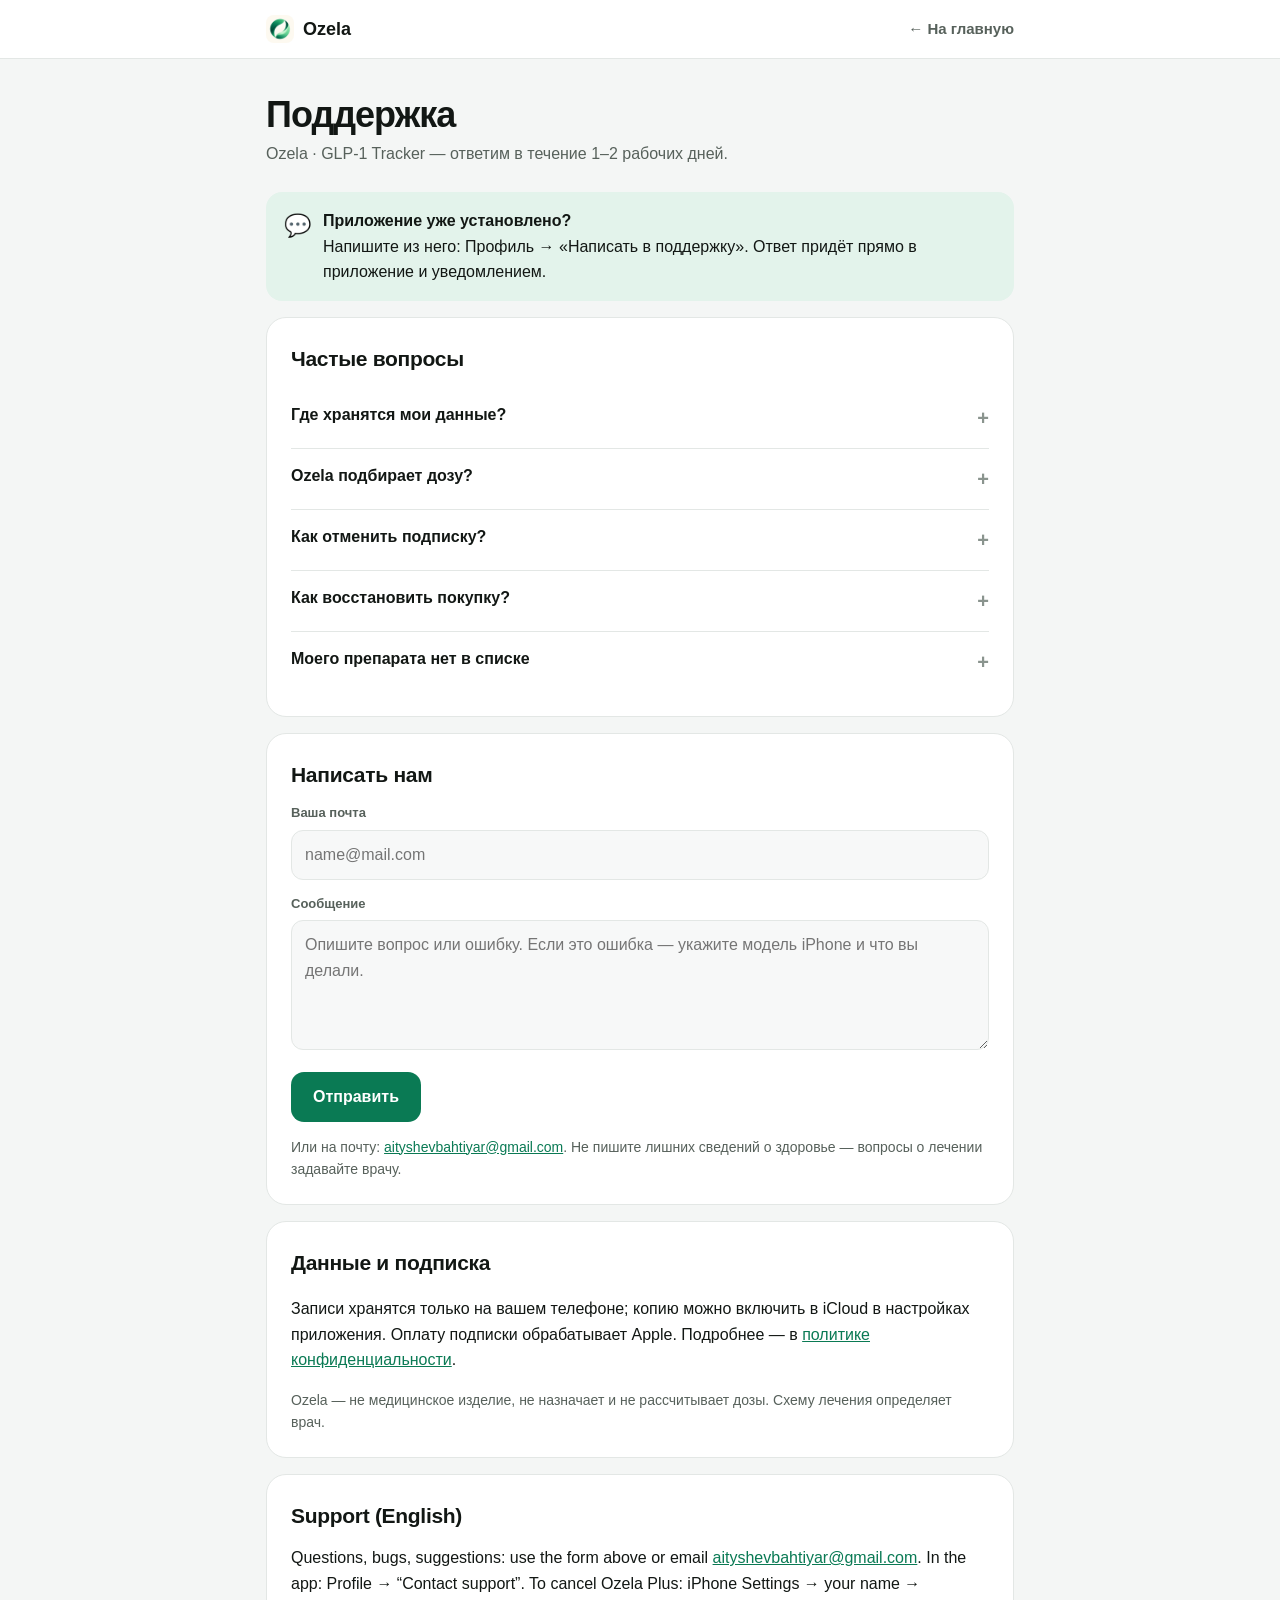
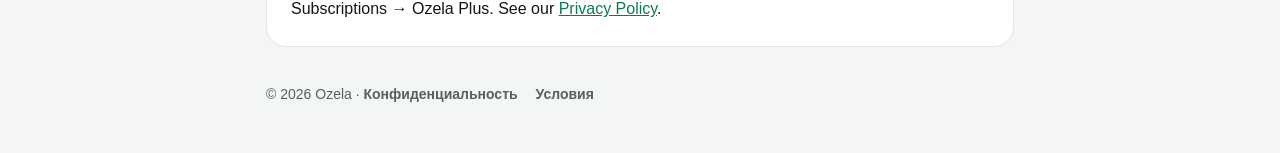
<file: support/index.html>
<!doctype html>
<html lang="ru">
<head>
<meta charset="utf-8">
<meta name="viewport" content="width=device-width,initial-scale=1">
<title>Ozela — Поддержка / Support</title>
<meta name="description" content="Поддержка Ozela · GLP-1 Tracker: частые вопросы и форма связи.">
<link rel="icon" href="/favicon.png">
<style>
:root{--g:#0A7A54;--gl:#E3F3EB;--ink:#121714;--soft:#57615B;--faint:#8A948E;--bg:#F4F6F5;--card:#fff;--line:#E3E7E5;--input:#F7F8F8;--acc:#0A7A54}
@media (prefers-color-scheme:dark){:root{--ink:#ECF1EE;--soft:#A7B2AC;--faint:#76817B;--bg:#0B0F0D;--card:#151B18;--line:#25302B;--gl:#13261D;--input:#0F1412;--acc:#3CC48A;color-scheme:dark}}
*{box-sizing:border-box}
body{margin:0;background:var(--bg);color:var(--ink);font:16px/1.6 -apple-system,BlinkMacSystemFont,"Segoe UI",Roboto,"Helvetica Neue",Arial,sans-serif}
a{color:var(--acc)}
.w{max-width:780px;margin:0 auto;padding:0 16px}
header{border-bottom:1px solid var(--line);background:var(--card)}
.hd{display:flex;align-items:center;gap:16px;height:58px}
.logo{display:flex;align-items:center;gap:9px;font-weight:800;font-size:18px;color:var(--ink);text-decoration:none}
.logo img{width:28px;height:28px;border-radius:8px}
.hd a.l{margin-left:auto;color:var(--soft);text-decoration:none;font-weight:600;font-size:15px}
h1{font-size:36px;line-height:1.1;letter-spacing:-1px;margin:36px 0 6px}
h2{font-size:21px;margin:0 0 12px;letter-spacing:-.3px}
.meta{color:var(--soft);margin:0 0 26px}
.card{background:var(--card);border:1px solid var(--line);border-radius:20px;padding:24px;margin:0 0 16px}
.tip{display:flex;gap:12px;background:var(--gl);border-radius:16px;padding:16px 18px;margin:0 0 16px;color:var(--ink)}
.tip i{font-style:normal;font-size:22px}
details{border-bottom:1px solid var(--line)}
details:last-child{border-bottom:0}
summary{cursor:pointer;list-style:none;padding:14px 0;font-weight:700;display:flex;gap:12px}
summary::-webkit-details-marker{display:none}
summary::after{content:"+";margin-left:auto;font-size:20px;color:var(--faint)}
details[open] summary::after{content:"−"}
details p{margin:0 0 14px;color:var(--soft)}
label.f{display:block;margin:0 0 14px}
label.f span{display:block;font-size:13px;font-weight:700;color:var(--soft);margin:0 0 6px}
input,textarea{width:100%;font:inherit;color:inherit;background:var(--input);border:1px solid var(--line);border-radius:12px;padding:11px 13px;outline:none}
input:focus,textarea:focus{border-color:var(--acc)}
textarea{min-height:130px;resize:vertical}
.send{border:0;background:var(--acc);color:#fff;font:inherit;font-weight:750;border-radius:13px;padding:12px 22px;cursor:pointer}
@media (prefers-color-scheme:dark){.send{color:#04150D}}
.send:disabled{opacity:.5}
.ok{background:var(--gl);color:var(--acc);border-radius:14px;padding:14px 16px;font-weight:650}
.err{color:#C4372B;font-size:14px;margin:8px 0 0}
.hp{position:absolute;left:-9999px}
.small{color:var(--soft);font-size:14px}
footer{padding:20px 0 48px;color:var(--soft);font-size:14px}
footer a{color:var(--soft);font-weight:600;text-decoration:none;margin-right:18px}
</style>
</head>
<body>
<header><div class="w hd"><a class="logo" href="/"><img src="/logo.png" alt="">Ozela</a><a class="l" href="/">← На главную</a></div></header>
<main class="w">
  <h1>Поддержка</h1>
  <p class="meta">Ozela · GLP-1 Tracker — ответим в течение 1–2 рабочих дней.</p>

  <div class="tip"><i>💬</i><div><b>Приложение уже установлено?</b><br>Напишите из него: Профиль → «Написать в поддержку». Ответ придёт прямо в приложение и уведомлением.</div></div>

  <div class="card">
    <h2>Частые вопросы</h2>
    <div id="faqlist">
      <details><summary>Где хранятся мои данные?</summary><p>Только на вашем телефоне. По желанию — копия в вашем iCloud. На наш сервер записи о терапии не отправляются.</p></details>
      <details><summary>Ozela подбирает дозу?</summary><p>Нет. Дозу и схему назначает врач, приложение только помогает отмечать уколы и самочувствие.</p></details>
      <details><summary>Как отменить подписку?</summary><p>Настройки iPhone → ваше имя → Подписки → Ozela Plus.</p></details>
      <details><summary>Как восстановить покупку?</summary><p>На экране Ozela Plus в приложении нажмите «Восстановить».</p></details>
      <details><summary>Моего препарата нет в списке</summary><p>Выберите «Другой препарат»: введите название, форму, частоту и дозу — как в назначении.</p></details>
    </div>
  </div>

  <div class="card" id="write">
    <h2>Написать нам</h2>
    <form id="cf" novalidate>
      <label class="f"><span>Ваша почта</span><input id="cmail" type="email" autocomplete="email" required placeholder="name@mail.com"></label>
      <label class="f"><span>Сообщение</span><textarea id="cmsg" required maxlength="4000" placeholder="Опишите вопрос или ошибку. Если это ошибка — укажите модель iPhone и что вы делали."></textarea></label>
      <input class="hp" id="cweb" tabindex="-1" autocomplete="off" aria-hidden="true">
      <button class="send" id="csend" type="submit">Отправить</button>
      <p class="err" id="cerr" role="alert"></p>
    </form>
    <p class="small" style="margin:14px 0 0">Или на почту: <a href="mailto:aityshevbahtiyar@gmail.com">aityshevbahtiyar@gmail.com</a>. Не пишите лишних сведений о здоровье — вопросы о лечении задавайте врачу.</p>
  </div>

  <div class="card">
    <h2>Данные и подписка</h2>
    <p>Записи хранятся только на вашем телефоне; копию можно включить в iCloud в настройках приложения. Оплату подписки обрабатывает Apple. Подробнее — в <a href="/privacy/">политике конфиденциальности</a>.</p>
    <p class="small" style="margin:0">Ozela — не медицинское изделие, не назначает и не рассчитывает дозы. Схему лечения определяет врач.</p>
  </div>

  <div class="card" id="en">
    <h2>Support (English)</h2>
    <p style="margin:0">Questions, bugs, suggestions: use the form above or email <a href="mailto:aityshevbahtiyar@gmail.com">aityshevbahtiyar@gmail.com</a>. In the app: Profile → “Contact support”. To cancel Ozela Plus: iPhone Settings → your name → Subscriptions → Ozela Plus. See our <a href="/privacy/#en">Privacy Policy</a>.</p>
  </div>
</main>
<footer><div class="w">© 2026 Ozela · <a href="/privacy/">Конфиденциальность</a><a href="https://www.apple.com/legal/internet-services/itunes/dev/stdeula/">Условия</a></div></footer>
<script>
const API='https://dgojfjcsfxnsfkqocoba.supabase.co/functions/v1/';
fetch(API+'content').then(r=>r.ok?r.json():null).then(j=>{const f=j&&j.sections&&j.sections.faq&&j.sections.faq.ru;if(!Array.isArray(f)||!f.length)return;
  const box=document.getElementById('faqlist');box.replaceChildren();
  for(const [q,a] of f){if(!q)continue;const d=document.createElement('details'),s=document.createElement('summary'),p=document.createElement('p');s.textContent=q;p.textContent=a||'';d.append(s,p);box.append(d)}}).catch(()=>{});
function devId(){let id=null;try{id=localStorage.getItem('ozela-web-id')}catch{}if(!id){id=crypto.randomUUID?crypto.randomUUID():'10000000-1000-4000-8000-100000000000'.replace(/[018]/g,c=>(c^crypto.getRandomValues(new Uint8Array(1))[0]&15>>c/4).toString(16));try{localStorage.setItem('ozela-web-id',id)}catch{}}return id}
document.getElementById('cf').addEventListener('submit',async e=>{
  e.preventDefault();const err=document.getElementById('cerr'),btn=document.getElementById('csend');err.textContent='';
  if(document.getElementById('cweb').value)return;
  const contact=document.getElementById('cmail').value.trim(),body=document.getElementById('cmsg').value.trim();
  if(!/^\S+@\S+\.\S+$/.test(contact)){err.textContent='Укажите почту — ответ придёт на неё';return}
  if(body.length<5){err.textContent='Напишите сообщение';return}
  btn.disabled=true;btn.textContent='Отправляем…';
  try{const r=await fetch(API+'support',{method:'POST',headers:{'Content-Type':'application/json'},body:JSON.stringify({action:'send',source:'web',device_id:devId(),contact,body,app_version:'сайт',lang:'ru'})});
    const j=await r.json().catch(()=>({}));if(!r.ok)throw new Error(j.error||r.status);
    const ok=document.createElement('div');ok.className='ok';ok.textContent='Спасибо! Сообщение отправлено — ответим на '+contact+'.';e.target.replaceWith(ok);
  }catch(x){btn.disabled=false;btn.textContent='Отправить';err.textContent=String(x.message)==='limit'?'Слишком много сообщений. Попробуйте завтра.':'Не отправилось. Проверьте интернет или напишите на почту ниже.'}
});
</script>
</body>
</html>
</file>
<file: assets/shots.css>
/* Скриншоты приложения Ozela (webp) */
.shot-today{background-image:url([data-uri])}
.shot-progress{background-image:url([data-uri])}
.shot-guide{background-image:url([data-uri])}
.shot-card{background-image:url([data-uri])}
</file>
